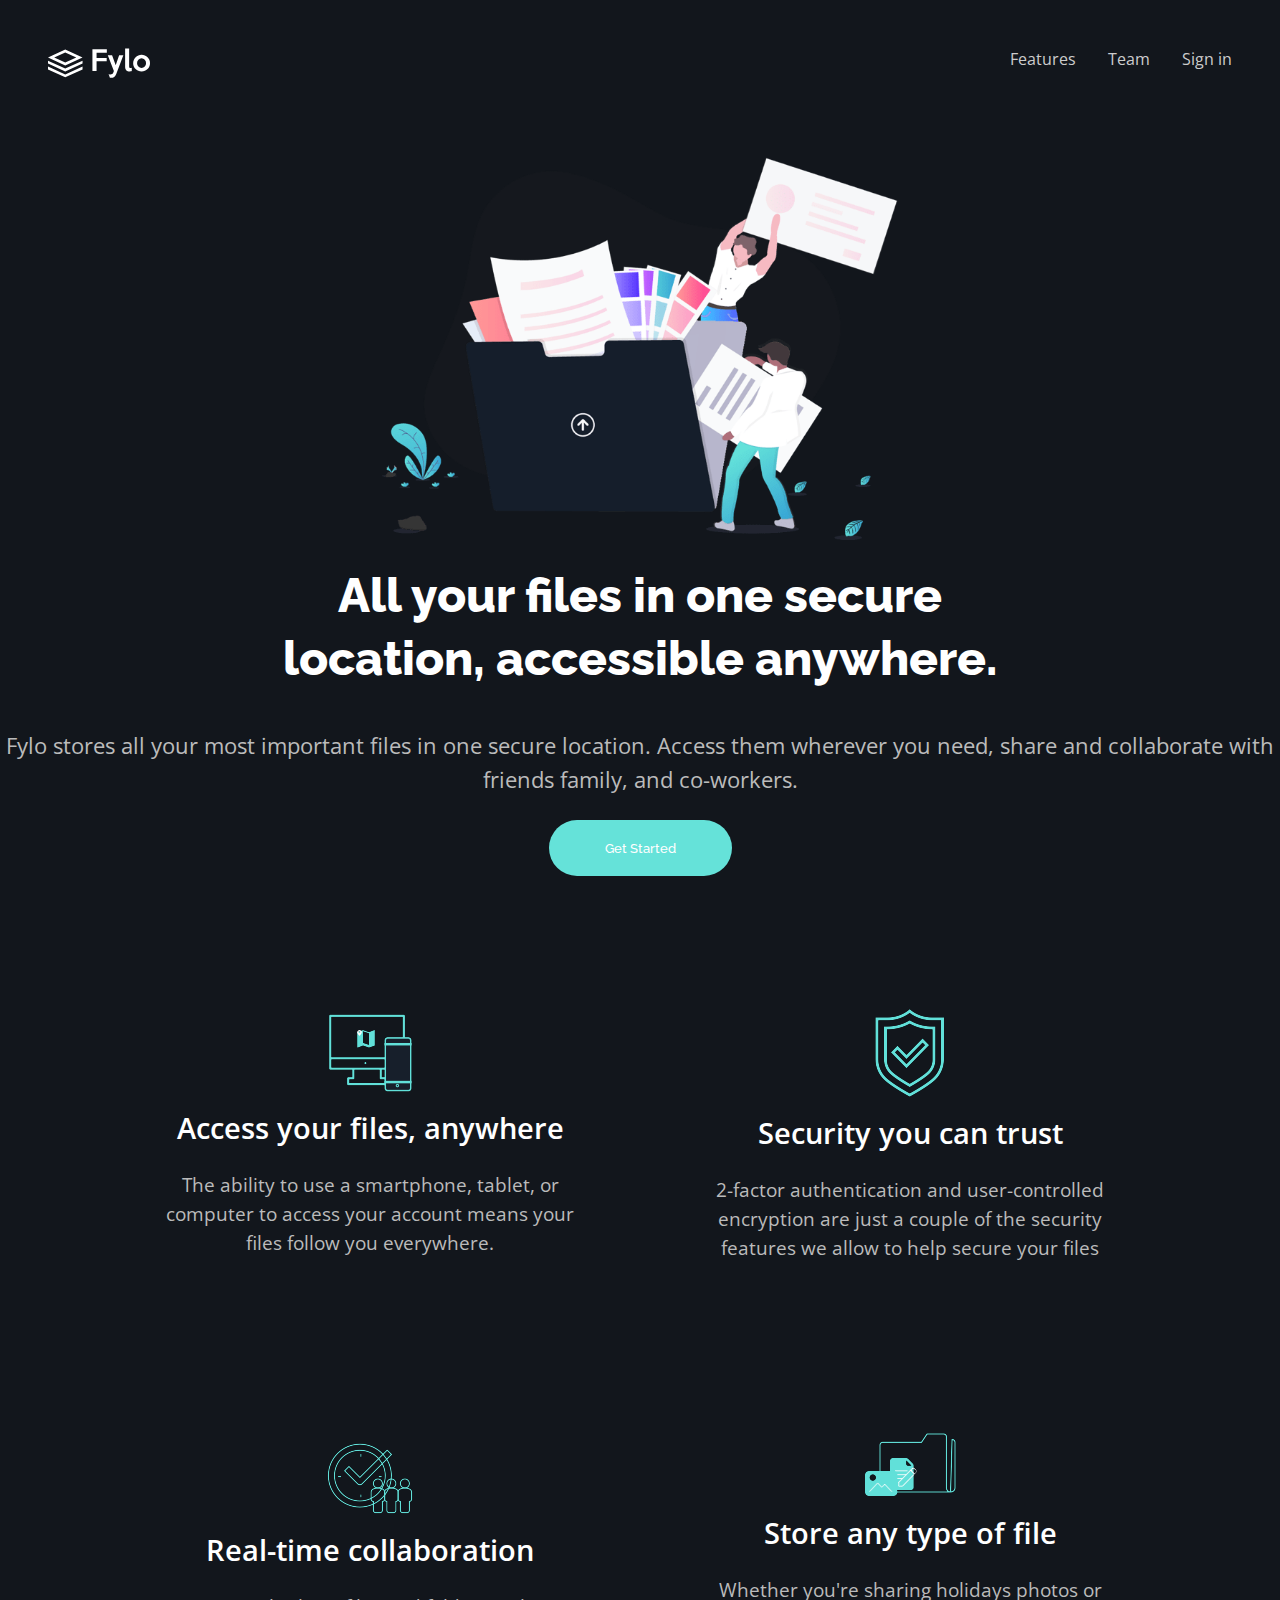
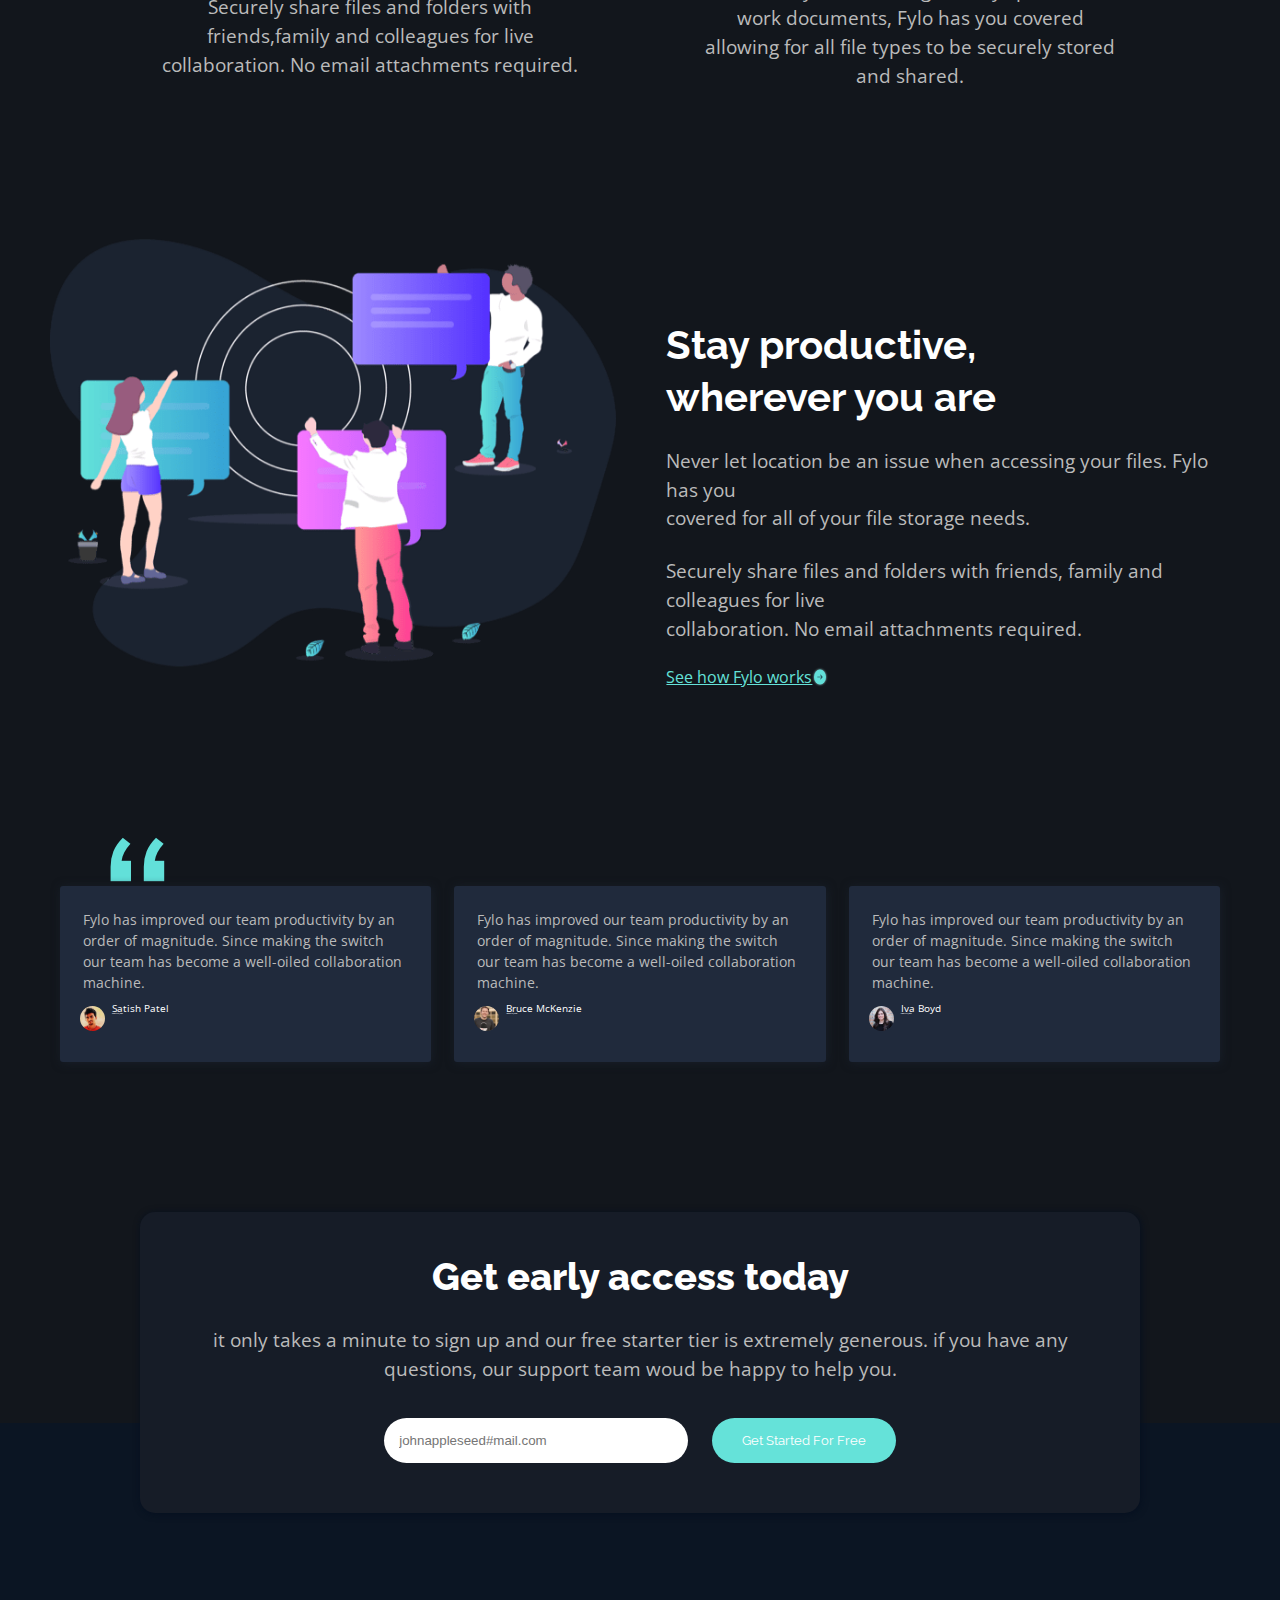
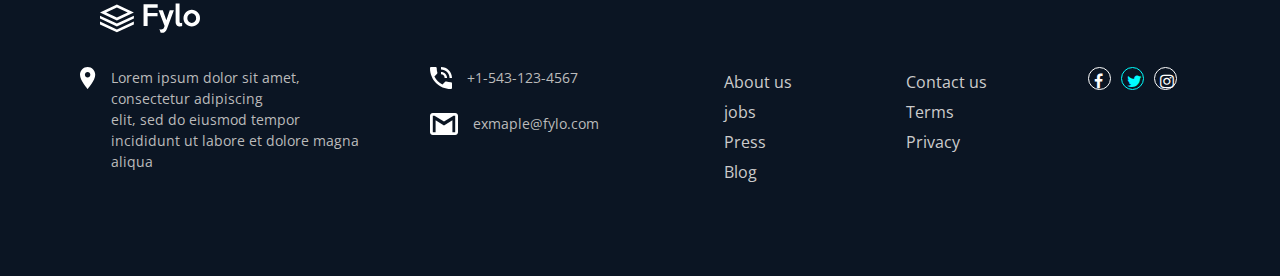
<file: index.html>
<!DOCTYPE html>
<html lang="en">

<head>
    <meta charset="UTF-8">
    <meta http-equiv="X-UA-Compatible" content="IE=edge">
    <meta name="viewport" content="width=375px, initial-scale=1.0">
    <title>Personal</title>
    <link rel="stylesheet" type="text/css" href="./css/style.css">
    <link rel="icon" type="image/x-icon" href="favicon-32x32.png">
    <link rel="preconnect" href="https://fonts.googleapis.com">
    <link rel="preconnect" href="https://fonts.gstatic.com" crossorigin>
    <link href="https://fonts.googleapis.com/css2?family=Open+Sans:wght@300;400;500;600&family=Raleway:wght@600;700;800;900&display=swap" rel="stylesheet">
    <link rel="stylesheet" href="https://cdnjs.cloudflare.com/ajax/libs/font-awesome/4.7.0/css/font-awesome.min.css">
</head>

<body>
    <header>
        <img alt="" src="./images/logo.svg" alt="company-logo" class="company-logo" />
        <ul class="topnav">
            <li><a class="up" href="fea.com">Features</a></li>
            <li><a class="up" href="tea.com">Team</a></li>
            <li><a class="up" href="sign.com">Sign in</a></li>
        </ul>
    </header>
    <section id="main">
        <div class="image"> <img alt="" class="lit" src="./images/illustration-intro.png"></div>
        <h1>
            All your files in one secure location, accessible anywhere.
            </strong>
        </h1>

        <div class="back">
            <p class="top">
                Fylo stores all your most important files in one secure location. Access them wherever you need, share and collaborate with friends family, and co-workers.
            </p>
            <button>
                Get Started
           </button>
    </section>

    <br>


    <div class="boxes">
        <div class="first">
            <img alt="" class="top-images" src="./images/Shared Image.png">
            <h3>
                Access your files, anywhere
            </h3>
            <p>The ability to use a smartphone, tablet, or computer to access your account means your files follow you everywhere.
            </p>
        </div>

        <div class="second">
            <img alt="" class="top-images" src="./images/Shared Image 4.png">
            <h3>
                Security you can trust
            </h3>
            <p>2-factor authentication and user-controlled encryption are just a couple of the security features we allow to help secure your files
            </p>
        </div>

    </div>

    <div class="boxes">
        <div class="first">
            <img alt="" src="./images/Shared Image 3.png">
            <h3>
                Real-time collaboration
            </h3>
            <p>
                Securely share files and folders with friends,family and colleagues for live collaboration. No email attachments required.
            </p>
        </div>

        <div class="second">
            <img alt="" src="./images/Shared Image 2.png">
            <h3>
                Store any type of file
            </h3>
            <p>
                Whether you're sharing holidays photos or work documents, Fylo has you covered allowing for all file types to be securely stored and shared.
            </p>
        </div>
    </div>
    <br>

    <div class="all">
        <img alt="" class="biggerimage" src="./images/illustration-stay-productive.png">

        <div class="stay">
            <h1 class="stayyy">
                Stay productive,<br> wherever you are
            </h1>
            <p>
                Never let location be an issue when accessing your files. Fylo has you <br>covered for all of your file storage needs.
            </p>

            <p>
                Securely share files and folders with friends, family and colleagues for live<br> collaboration. No email attachments required.
            </p>

            <a href="#">See how Fylo works <img alt="" src="./images/icon-arrow.svg" alt="icon-arrow"></a>
        </div>
    </div>



    <div class="quote">
        <img alt="" src="./images/bg-quotes.png" alt="bg-quotes">
    </div>

    <div class="allquotes">
        <div class="quotecontainer">
            <div class="quotedtexts">
                <p>
                    Fylo has improved our team productivity by an order of magnitude. Since making the switch our team has become a well-oiled collaboration machine.
                </p>
            </div>

            <div class="speakercircle">
                <div class="speaker">
                    <h3>
                        <strong>
                  Satish Patel
                </strong>
                    </h3>
                    <h6>
                        Founder & CEO, Huddle
                    </h6>
                </div>
            </div>
            <img alt="" class="round" src="./images/profile-1.jpg" alt="profile-1">

        </div>


        <div class="quotecontainer">
            <div class="quotedtexts">

                <p>
                    Fylo has improved our team productivity by an order of magnitude. Since making the switch our team has become a well-oiled collaboration machine.
                </p>
            </div>

            <div class="speakercircle">
                <div class="speaker">
                    <h3>
                        <strong>
                        Bruce McKenzie
                     </strong>
                    </h3>
                    <h6>
                        Founder & CEO, Huddle
                    </h6>
                </div>
            </div>
            <img alt="" class="round" src="./images/profile-2.jpg" alt="profile-2">

        </div>

        <div class="quotecontainer">
            <div class="quotedtexts">
                <p>
                    Fylo has improved our team productivity by an order of magnitude. Since making the switch our team has become a well-oiled collaboration machine.
                </p>
            </div>

            <div class="speakercircle">
                <div class="speaker">
                    <h3>
                        <strong>
                Iva Boyd
               </strong>
                    </h3>
                    <h6>
                        Founder & CEO, Huddle
                    </h6>
                </div>
            </div>

            <img alt="" class="round" src="./images/profile-3.jpg" alt="profile-3">
        </div>

    </div>

    <section id="form">
        <div>
            <h1>
                Get early access today
            </h1>
            <p>
                it only takes a minute to sign up and our free starter tier is extremely generous. if you have any <br> questions, our support team woud be happy to help you.
            </p>
        </div>
        <form>
            <!-- <label for="email"> </label> -->
            <div class="word">
                <input type="email" placeholder="johnappleseed#mail.com" name="email" id="fill-email" aria-label="jdj">
                <input type="button" value="Get Started For Free" id="button" aria-label="d" />
            </div>
        </form>

    </section>
    </div>

    <footer>
        <img class="logoo" src="./images/logo.svg" alt="company-logo">
        <div class="feet">
            <div class="phone first-flex">
                <img alt="" class="icons2" src="./images/icon-location.svg">
                <p class="details">
                    Lorem ipsum dolor sit amet, consectetur adipiscing <br>elit, sed do eiusmod tempor
                    <br>incididunt ut labore et dolore magna aliqua
                </p>
            </div>


            <div class="phonemail">
                <div class="phone">
                    <img alt="" class="icons2" src="./images/icon-phone.svg">
                    <p class="details">
                        +1-543-123-4567
                    </p>

                </div>

                <div class="phone">
                    <img alt="" class="icons2" src="./images/icon-email.svg">
                    <p class="details">
                        exmaple@fylo.com
                    </p>

                </div>
            </div>


            <div class="downnavs">
                <ul class="footnav">
                    <li> <a href="aboutus.ass">About us</a> </li>
                    <li><a href="jobs.ass">jobs</a></li>
                    <li><a href="press.ass">Press</a></li>
                    <li><a href="blog.ass">Blog</a></li>
                </ul>
            </div>


            <div class="downnavs">
                <ul class="footnav">
                    <li> <a href="contactus.ass">Contact us</a> </li>
                    <li><a href="terms.ass">Terms</a></li>
                    <li><a href="privacy.ass">Privacy</a></li>
                </ul>
            </div>


            <div class="socials">
                <div class="face"> <i class="fa fa-facebook"></i></div>
                <div class="face1"> <i class="fa fa-twitter"></i></div>
                <div class="face"> <i class="fa fa-instagram"></i></div>

            </div>
    </footer>
</body>

</html>
</file>
<file: css/style.css>
* {
    padding: 0px;
    box-sizing: border-box;
    margin: 0;
}

body {
    background-color: hsl(218, 23%, 9%);
    color: white;
}

#main {
    text-align: center;
    padding: 5px;
}

.company-logo {
    height: 30px;
}

.image {
    text-align: center;
    padding: 20px;
    margin-top: 2px;
    height: auto;
}
.top {
    margin-top: 40px;
}

button {
    background-color: hsl(176, 68%, 64%);
    padding: 20px 56px;
    border-radius: 40px;
    border: none;
    color: white;
    /* width: 15%; */
    font-weight: 500;
    font-family: "Raleway";
    margin-top: 24px;
}

h3 {
    font-family: "Raleway";
    font-weight: 400;
}

h1 {
    font-weight: 800;
    font-family: "Raleway";
    /*text-align: center;*/
    line-height: 130%;
    font-size: 3em;
}

p {
    font-size: 1.4em;
    font-family: "Open sans";
    font-weight: 400;
    line-height: 150%;
    color: #bbb;
}

.first,
.second {
    display: block;
    /* max-width: 25%; */
    max-width: 100%;
    width: 500px;
    padding: 40px;
    align-items: center;
    margin: 20px;
}

.boxes {
    display: flex;
    text-align: center;
    justify-content: center;
    margin: 50px;
    align-items: center;
    max-width: 100%;
}

.boxes h3 {
    font-size: 1.8em;
    font-weight: 600;
    margin-top: 12px;
}

.boxes p {
    font-size: 1.2em;
    margin-top: 24px;
}

img {
    align-items: center;
}

.stay {
    display: block;
    padding-left: 50px;
    padding-top: 100px;
    line-height: 20px;
    width: 52%;
}

.all {
    display: flex;
    padding: 0 50px;
    /* width: 100%;*/
    flex-wrap: wrap;
    align-items: center;
    justify-content: space-between;
}
.biggerimage {
    justify-items: center;
    width: 48%;
}
.stayyy {
    font-weight: 700;
}

.stay h1 {
    font-size: 2.5em;
    margin-top: 0;
}

.stay p {
    font-size: 1.2em;
    margin-top: 24px;
}

a {
    color: white;
}

.stay a {
    color: hsl(176, 68%, 64%);
    font-family: "Open Sans";
    margin-top: 24px;
    display: flex;
}

.quotecontainer {
    background-color: hsl(219, 30%, 18%);
    padding: 20px;
    /* margin: 15px; */
    width: 32%;
    border: opx solid hsl(219, 30%, 18%);
    border-radius: 3px;
    box-shadow: 1px 1px 10px hsl(218, 28%, 13%);
    max-width: 80%;
}

.quotedtexts {
    font-size: 10px;
    padding: 3px;
}

.round {
    height: 25px;
    width: 25px;
    border-radius: 50%;
    margin-bottom: 7px;
}

.speaker {
    display: block;
    padding: 25px;
    line-height: 6px;
    margin-left: 3px;
    padding-top: 5px;
}

.speakercircle {
    display: flex;
    height: 10px;
    padding: 4px;
}

h3 {
    font-size: 10px;
    font-weight: 100;
    font-family: "Open sans";
}

h6 {
    font-size: 1px;
    font-family: "san serif";
}

.quote {
    margin-top: 150px;
    margin-left: 110px;
    width: 15px;
}

.allquotes {
    display: flex;
    /* margin-left: 112px; */
    justify-content: space-between;
    padding: 0 60px;
    flex-wrap: wrap;
    /* max-width: 100%; */
}

#form {
    background-color: hsl(221, 27%, 12%);
    text-align: center;
    padding: 40px;

    margin: 150px auto;
    border: opx solid hsl(221, 27%, 12%);
    border-radius: 15px;
    box-shadow: 1px 1px 7px hsl(216, 73%, 7%);
    width: 1000px;
    max-width: 90%;
}

#form h1 {
    font-size: 2.4em;
    margin-bottom: 24px;
}

#form p {
    font-size: 1.2em;
}

.get {
    font-family: "Raleway";
    font-weight: 700;
}

#fill-email {
    color: black;
    padding: 15px;
    width: 33%;
}

input {
    border: 0px solid white;
    margin: 10px;
    border-radius: 30px;
}

#button {
    padding: 15px;
    font-size: 0.8em;
    font-family: "Raleway";
    background-color: hsl(176, 68%, 64%);
    color: white;
    width: 20%;
}

footer {
    background-color: hsl(216, 53%, 9%);
    padding-top: 50px;
    margin-top: -240px;
    position: absolute;
    z-index: -1;
    /* max-width: 100%;*/
    padding: 50px;
    justify-content: space-evenly;
    width: 100%;
}

.icons2 {
    height: 1.4rem;
    width: auto;
    padding-right: 15px;
    /* margin-top: 17px; */
}

.logoo {
    width: 150px;
    height: auto;
    margin-top: 130px;
    padding-left: 50px;
}

.phone {
    display: flex;
    /* margin: 10px; */
}

.socials {
    display: flex;
    align-content: center;
}

.phonemail {
    display: block;
    /* padding-right: 20px;
    padding-left: 50px; */
}

.feet {
    display: flex;
    padding: 30px;
    /* margin: 10px; */
    justify-content: space-between;
    flex-wrap: wrap;
    /* padding-left: -40px; */
}

.phone {
    /* width: 25%; */
    margin-bottom: 24px;
}

.first-flex {
    width: 25%;
}

.phonemail {
    width: 20%;
}
.downnavs,
.socials {
    width: 10%;
}

@media (max-width: 960px) {
    .first-flex {
        width: 40%;
    }

    .phonemail {
        width: 40%;
    }
    .downnavs,
    .socials {
        width: 40%;
        margin-top: 24px;
    }

    .feet {
        padding: 0px;
    }

    footer {
        padding: 32px;
    }
    .logoo {
        padding-left: 0;
        height: 32px;
        width: 120px;
        margin-bottom: 24px;
    }

    #main h1 {
        font-size: 2.4em;
    }
}

.details {
    /* margin-top: 17px; */
    padding-left: 0px;
    font-family: "Open sans";
    font-weight: 400;
    font-size: 14px;
}

.socials {
    /* padding: 20px; */
    display: flex;
    /* padding-left: 160px; */
}

.fa {
    align-items: center;
    justify-content: space-around;
    padding: 5px;
}

.face {
    border-radius: 50%;
    border: 1px solid white;
    margin-right: 10px;
    width: 23px;
    height: 23px;
}

.face1 {
    border-radius: 50%;
    border: 1px solid cyan;
    margin-right: 10px;
    width: 23px;
    height: 23px;
    color: cyan;
}

#main h1 {
    max-width: 900px;
    margin: auto;
    padding: 0 50px;
}

.footnav {
    list-style-type: none;
    /* margin: 10px; */
    /* padding-bottom: 20px; */
    /* width: 100px; */
    font-family: "Open sans";
    font-weight: 400;
    line-height: 30px;
    /* padding-left: 40px; */
}

li a {
    display: block;
    text-decoration: none;
    color: #ccc;
}

.topnav {
    list-style-type: none;
    padding-bottom: 20px;
    font-family: "Open sans";
    font-weight: 400;
    display: flex;
    margin: 0px;
    padding: 0px;
    float: right;
}

li .up {
    display: block;
}

.topnav li {
    margin-left: 32px;
}

header {
    padding: 48px;
}

.lit {
    width: 42%;
}

.word {
    margin-top: 24px;
}

@media (max-width: 700px) {
    .first-flex {
        width: 100%;
    }

    .lit {
        width: 100%;
    }

    #main h1 {
        font-size: 2em;
        padding: 0 24px;
    }
    p.top {
        font-size: 14px;
        margin-top: 24px;
    }
    header .topnav {
        display: none;
    }

    .phonemail {
        width: 100%;
        margin-top: 24px;
    }
    .downnavs,
    .socials {
        width: 100%;
        margin-top: 24px;
    }

    .feet {
        padding: 0px;
    }

    footer {
        padding: 32px;
    }
    .logoo {
        padding-left: 0;
        height: 32px;
        width: 120px;
        margin-bottom: 24px;
    }

    .boxes {
        flex-direction: column;
        padding: 24px;
        margin: 0;
    }
    .boxes:first-of-type {
        margin-top: 64px;
    }

    .boxes p {
        margin-top: 12px;
        font-size: 16px;
    }

    .first,
    .second {
        width: 100%;
        margin: 0;
        padding: 0;
        margin-bottom: 56px;
    }

    .all {
        flex-direction: column;
        padding: 0 24px;
    }

    .biggerimage {
        width: 100%;
    }

    .stay {
        width: 100%;
        padding-left: 0;
    }
    .quotecontainer {
        width: 100%;
        max-width: 100%;
        margin-bottom: 24px;
    }
    .stay p {
        font-size: 14px;
    }
    .allquotes {
        padding: 0 24px;
    }
    #form {
        padding: 24px;
        margin: 80px auto;
    }
}

@media (max-width: 400px) {
    #main h1,
    .stay h1 {
        font-size: 1.8em;
    }

    #form h1 {
        font-size: 1.4em;
    }

    .boxes h3 {
        font-size: 1.4em;
    }
    #form p {
        font-size: 14px;
    }
}
</file>
